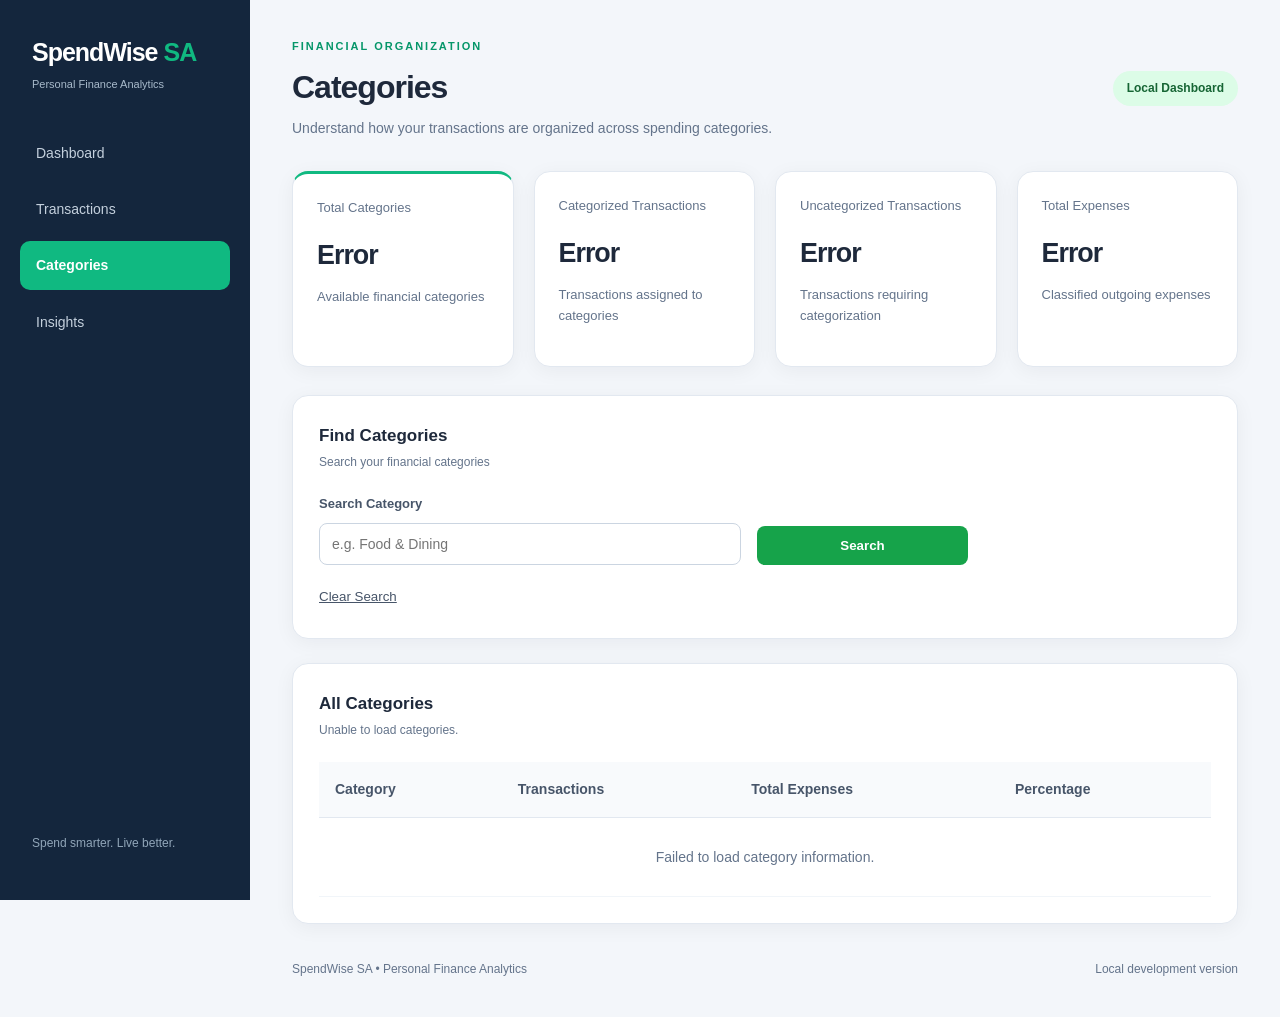
<file: frontend/categories.html>
<!DOCTYPE html>
<html lang="en">

<head>
    <meta charset="UTF-8">

    <meta name="viewport" content="width=device-width, initial-scale=1.0">

    <title>Categories | SpendWise SA</title>

    <link rel="stylesheet" href="css/style.css">

    <style>
        /* ========================================
           CATEGORY DETAILS VISIBILITY
        ======================================== */

        #category-overlay[hidden],
        #category-details-panel[hidden] {
            display: none !important;
        }

        #category-overlay:not([hidden]) {
            display: block;
        }

        #category-details-panel:not([hidden]) {
            display: block;
        }

        /* Clickable category rows */
        #categories-table-body tr[role="button"] {
            cursor: pointer;
        }

        #categories-table-body tr[role="button"]:focus-visible {
            outline: 2px solid #2563eb;
            outline-offset: -2px;
        }
    </style>

</head>

<body>

    <!-- ========================================
         SIDEBAR
    ======================================== -->

    <aside class="sidebar">

        <div class="brand">
            <h2>
                SpendWise <span>SA</span>
            </h2>

            <p>Personal Finance Analytics</p>
        </div>

        <nav class="navigation">

            <a href="index.html" class="nav-link">
                Dashboard
            </a>

            <a href="transactions.html" class="nav-link">
                Transactions
            </a>

            <a href="categories.html" class="nav-link active">
                Categories
            </a>

            <a href="insights.html" class="nav-link">
                Insights
            </a>

        </nav>

        <div class="sidebar-footer">
            <p>Spend smarter. Live better.</p>
        </div>

    </aside>


    <!-- ========================================
         MAIN CONTENT
    ======================================== -->

    <main class="main-content">

        <!-- ========================================
             PAGE HEADER
        ======================================== -->

        <header class="page-header">

            <div>

                <p class="eyebrow">
                    Financial organization
                </p>

                <h1>Categories</h1>

                <p>
                    Understand how your transactions are
                    organized across spending categories.
                </p>

            </div>

            <div class="header-actions">

                <span class="status-indicator">
                    Local Dashboard
                </span>

            </div>

        </header>


        <!-- ========================================
             CATEGORY SUMMARY CARDS
        ======================================== -->

        <section class="summary-grid">

            <!-- Total Categories -->

            <div class="summary-card">

                <p class="card-label">
                    Total Categories
                </p>

                <h2 id="total-categories">
                    —
                </h2>

                <p class="card-description">
                    Available financial categories
                </p>

            </div>


            <!-- Categorized Transactions -->

            <div class="summary-card">

                <p class="card-label">
                    Categorized Transactions
                </p>

                <h2 id="categorized-transactions">
                    —
                </h2>

                <p class="card-description">
                    Transactions assigned to categories
                </p>

            </div>


            <!-- Uncategorized Transactions -->

            <div class="summary-card">

                <p class="card-label">
                    Uncategorized Transactions
                </p>

                <h2 id="uncategorized-transactions">
                    —
                </h2>

                <p class="card-description">
                    Transactions requiring categorization
                </p>

            </div>


            <!-- Total Expenses -->

            <div class="summary-card">

                <p class="card-label">
                    Total Expenses
                </p>

                <h2 id="category-total-expenses">
                    —
                </h2>

                <p class="card-description">
                    Classified outgoing expenses
                </p>

            </div>

        </section>


        <!-- ========================================
             CATEGORY SEARCH
        ======================================== -->

        <section class="chart-card transaction-filters">

            <div class="section-heading">

                <h3>Find Categories</h3>

                <p>
                    Search your financial categories
                </p>

            </div>

            <form id="category-filter-form" class="filter-grid">

                <div class="filter-field">

                    <label for="category-search">
                        Search Category
                    </label>

                    <input type="search" id="category-search" placeholder="e.g. Food & Dining">

                </div>

                <div class="filter-field">

                    <button type="submit" class="filter-button">
                        Search
                    </button>

                </div>

            </form>

            <button type="button" id="clear-category-filters" class="clear-button">
                Clear Search
            </button>

        </section>


        <!-- ========================================
             CATEGORIES TABLE
        ======================================== -->

        <section class="chart-card full-width transactions-section">

            <div class="section-heading">

                <h3>All Categories</h3>

                <p id="category-count">
                    Loading categories...
                </p>

            </div>

            <div class="table-container">

                <table class="transactions-table">

                    <thead>

                        <tr>
                            <th>Category</th>
                            <th>Transactions</th>
                            <th>Total Expenses</th>
                            <th>Percentage</th>
                        </tr>

                    </thead>

                    <tbody id="categories-table-body">

                        <tr>

                            <td colspan="4" class="table-message">
                                Loading categories...
                            </td>

                        </tr>

                    </tbody>

                </table>

            </div>

        </section>


        <!-- ========================================
             FOOTER
        ======================================== -->

        <footer class="footer">

            <p>
                SpendWise SA • Personal Finance Analytics
            </p>

            <p>
                Local development version
            </p>

        </footer>

    </main>


    <!-- ========================================
         CATEGORY DETAILS OVERLAY
    ======================================== -->

    <div id="category-overlay" class="transaction-overlay" hidden>
    </div>


    <!-- ========================================
         CATEGORY DETAILS SLIDE-OUT PANEL
    ======================================== -->

    <aside id="category-details-panel" class="transaction-details-panel" role="dialog" aria-modal="true"
        aria-labelledby="category-details-title" hidden>

        <!-- Panel Header -->

        <div class="details-header">

            <h2 id="category-details-title">
                Category Details
            </h2>

            <button id="close-category-details" type="button" aria-label="Close category details">
                &times;
            </button>

        </div>


        <!-- Panel Content -->

        <div id="category-details-content" class="details-content">

            Select a category to view its details.

        </div>

    </aside>


    <!-- ========================================
         JAVASCRIPT
    ======================================== -->

    <script src="js/api.js"></script>

    <script src="js/categories.js"></script>

</body>

</html>
</file>
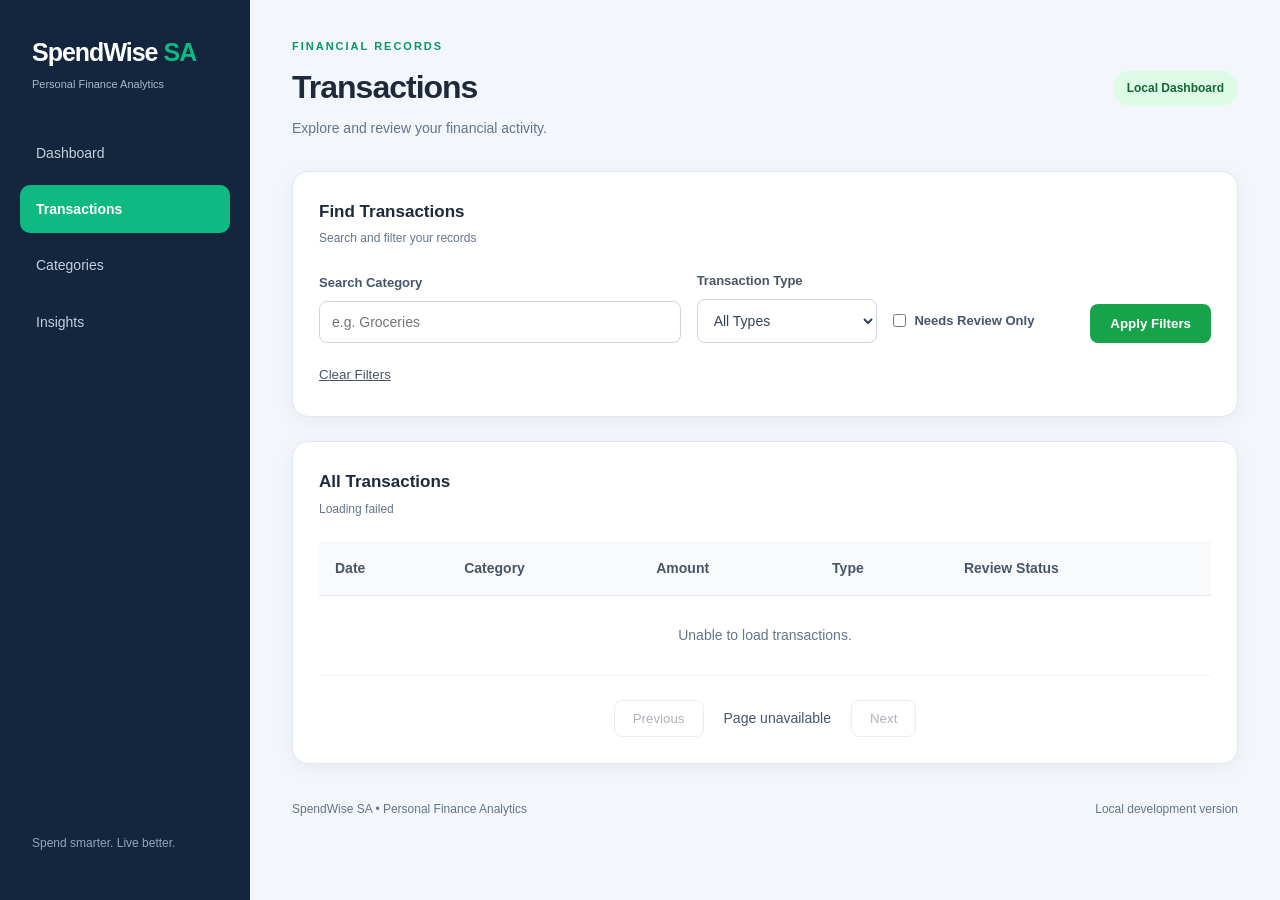
<file: frontend/transactions.html>
<!DOCTYPE html>
<html lang="en">

<head>
    <meta charset="UTF-8">
    <meta name="viewport" content="width=device-width, initial-scale=1.0">

    <title>Transactions | SpendWise SA</title>

    <link rel="stylesheet" href="css/style.css">
</head>

<body>

    <!-- Sidebar -->
    <aside class="sidebar">

        <div class="brand">
            <h2>SpendWise <span>SA</span></h2>
            <p>Personal Finance Analytics</p>
        </div>

        <nav class="navigation">
            <a href="index.html" class="nav-link">
                Dashboard
            </a>

            <a href="transactions.html" class="nav-link active">
                Transactions
            </a>

            <a href="categories.html" class="nav-link">
                Categories
            </a>

            <a href="#" class="nav-link">
                Insights
            </a>
        </nav>

        <div class="sidebar-footer">
            <p>Spend smarter. Live better.</p>
        </div>

    </aside>

    <!-- Main content -->
    <main class="main-content">

        <header class="page-header">
            <div>
                <p class="eyebrow">Financial records</p>
                <h1>Transactions</h1>
                <p>
                    Explore and review your financial activity.
                </p>
            </div>

            <div class="header-actions">
                <span class="status-indicator">
                    Local Dashboard
                </span>
            </div>
        </header>

        <!-- Filters -->
        <section class="chart-card transaction-filters">

            <div class="section-heading">
                <h3>Find Transactions</h3>
                <p>Search and filter your records</p>
            </div>

            <form id="transaction-filter-form" class="filter-grid">

                <div class="filter-field">
                    <label for="transaction-search">
                        Search Category
                    </label>

                    <input type="search" id="transaction-search" placeholder="e.g. Groceries">
                </div>

                <div class="filter-field">
                    <label for="transaction-type">
                        Transaction Type
                    </label>

                    <select id="transaction-type">
                        <option value="">All Types</option>
                        <option value="Income">Income</option>
                        <option value="Expense">Expense</option>
                        <option value="Transfer / Review">
                            Transfer / Review
                        </option>
                        <option value="Review">Review</option>
                    </select>
                </div>

                <div class="filter-field filter-checkbox">
                    <label>
                        <input type="checkbox" id="review-only">
                        Needs Review Only
                    </label>
                </div>

                <div class="filter-field">
                    <button type="submit" class="filter-button">
                        Apply Filters
                    </button>
                </div>

            </form>

            <button type="button" id="clear-filters" class="clear-button">
                Clear Filters
            </button>

        </section>

        <!-- Transactions table -->
        <section class="chart-card full-width transactions-section">

            <div class="section-heading">
                <h3>All Transactions</h3>
                <p id="transaction-count">
                    Loading transactions...
                </p>
            </div>

            <div class="table-container">
                <table class="transactions-table">

                    <thead>
                        <tr>
                            <th>Date</th>
                            <th>Category</th>
                            <th>Amount</th>
                            <th>Type</th>
                            <th>Review Status</th>
                        </tr>
                    </thead>

                    <tbody id="all-transactions-body">
                        <tr>
                            <td colspan="5" class="table-message">
                                Loading transactions...
                            </td>
                        </tr>
                    </tbody>

                </table>
            </div>

            <!-- Pagination -->
            <div class="pagination-controls">

                <button type="button" id="previous-page">
                    Previous
                </button>

                <span id="page-indicator">
                    Page 1
                </span>

                <button type="button" id="next-page">
                    Next
                </button>

            </div>

        </section>

        <footer class="footer">
            <p>SpendWise SA • Personal Finance Analytics</p>
            <p>Local development version</p>
        </footer>

    </main>

    <!-- ========================================
     TRANSACTION DETAILS PANEL
======================================== -->

    <div id="transaction-overlay" class="transaction-overlay" hidden></div>

    <aside id="transaction-details-panel" class="transaction-details-panel" hidden>
        <div class="details-header">
            <h2 id="details-title">Transaction Details</h2>

            <button id="close-details" type="button">
                &times;
            </button>
        </div>

        <div id="transaction-details-content" class="details-content">
            Loading transaction details...
        </div>
    </aside>

    <script src="js/api.js"></script>
    <script src="js/transactions.js"></script>

</body>

</html>
</file>
<file: frontend/css/style.css>
/* ========================================
   SPENDWISE SA - DASHBOARD STYLES
======================================== */

:root {
    --navy: #14263d;
    --navy-light: #203a55;
    --green: #10b981;
    --green-dark: #059669;
    --background: #f3f6fa;
    --white: #ffffff;
    --text: #1e293b;
    --muted: #64748b;
    --border: #e2e8f0;
    --shadow: 0 4px 20px rgba(15, 23, 42, 0.05);
}

* {
    margin: 0;
    padding: 0;
    box-sizing: border-box;
}

body {
    font-family: "Segoe UI", Arial, sans-serif;
    background: var(--background);
    color: var(--text);
    line-height: 1.6;
}

/* ========================================
   SIDEBAR
======================================== */

.sidebar {
    position: fixed;
    top: 0;
    left: 0;
    width: 250px;
    height: 100vh;
    background: var(--navy);
    color: var(--white);
    display: flex;
    flex-direction: column;
    padding: 32px 20px;
    z-index: 100;
}

.brand {
    padding: 0 12px 35px;
}

.brand h2 {
    font-size: 25px;
    font-weight: 750;
    letter-spacing: -1px;
}

.brand h2 span {
    color: var(--green);
}

.brand p {
    font-size: 11px;
    color: #a8bacb;
    margin-top: 4px;
}

.navigation {
    display: flex;
    flex-direction: column;
    gap: 8px;
}

.nav-link {
    display: block;
    padding: 13px 16px;
    color: #c4d0dd;
    text-decoration: none;
    border-radius: 10px;
    font-size: 14px;
    transition: 0.2s ease;
}

.nav-link:hover {
    background: var(--navy-light);
    color: var(--white);
}

.nav-link.active {
    background: var(--green);
    color: var(--white);
    font-weight: 600;
}

.sidebar-footer {
    margin-top: auto;
    padding: 15px 12px;
    color: #91a6b9;
    font-size: 12px;
}

/* ========================================
   MAIN CONTENT
======================================== */

.main-content {
    margin-left: 250px;
    padding: 38px 42px;
    min-height: 100vh;
    max-width: 1800px;
}

.page-header {
    display: flex;
    justify-content: space-between;
    align-items: center;
    gap: 20px;
    margin-bottom: 32px;
}

.eyebrow {
    text-transform: uppercase;
    font-size: 11px;
    font-weight: 700;
    letter-spacing: 2px;
    color: var(--green-dark);
    margin-bottom: 6px;
}

.page-header h1 {
    font-size: 32px;
    letter-spacing: -1px;
    margin-bottom: 4px;
}

.page-header p:not(.eyebrow) {
    color: var(--muted);
    font-size: 14px;
}

.status-indicator {
    display: inline-block;
    background: #dcfce7;
    color: #166534;
    border-radius: 20px;
    padding: 8px 14px;
    font-size: 12px;
    font-weight: 600;
    white-space: nowrap;
}

/* ========================================
   SUMMARY CARDS
======================================== */

.summary-grid {
    display: grid;
    grid-template-columns: repeat(4, minmax(0, 1fr));
    gap: 20px;
    margin-bottom: 28px;
}

.summary-card {
    background: var(--white);
    border: 1px solid var(--border);
    border-radius: 16px;
    padding: 24px;
    box-shadow: var(--shadow);
    min-width: 0;
}

.summary-card p {
    color: var(--muted);
    font-size: 13px;
    font-weight: 500;
    margin-bottom: 15px;
}

.summary-card h2 {
    font-size: clamp(22px, 2.1vw, 30px);
    font-weight: 750;
    letter-spacing: -1px;
    overflow-wrap: anywhere;
    margin-bottom: 10px;
}

.summary-card span {
    font-size: 11px;
    color: var(--muted);
}

.summary-card:first-child {
    border-top: 3px solid var(--green);
}

/* ========================================
   CHARTS
======================================== */

.charts-grid {
    display: grid;
    grid-template-columns: minmax(0, 1.2fr) minmax(0, 1fr);
    gap: 24px;
    margin-bottom: 24px;
}

.chart-card {
    background: var(--white);
    border: 1px solid var(--border);
    border-radius: 16px;
    padding: 26px;
    box-shadow: var(--shadow);
    min-width: 0;
}

.section-heading {
    margin-bottom: 22px;
}

.section-heading h3 {
    font-size: 17px;
    font-weight: 650;
    margin-bottom: 4px;
}

.section-heading p {
    font-size: 12px;
    color: var(--muted);
}

.chart-container {
    position: relative;
    width: 100%;
    height: 310px;
}

.full-width {
    margin-bottom: 24px;
}

.full-width .chart-container {
    height: 340px;
}

/* ========================================
   FOOTER
======================================== */

.footer {
    display: flex;
    justify-content: space-between;
    gap: 16px;
    padding-top: 12px;
    font-size: 12px;
    color: var(--muted);
}

/* ========================================
   RESPONSIVE DESIGN
======================================== */

@media (max-width: 1200px) {
    .summary-grid {
        grid-template-columns: repeat(2, minmax(0, 1fr));
    }

    .charts-grid {
        grid-template-columns: 1fr;
    }
}

@media (max-width: 768px) {
    .sidebar {
        position: relative;
        width: 100%;
        height: auto;
        padding: 20px;
    }

    .brand {
        padding: 0 0 16px;
    }

    .navigation {
        flex-direction: row;
        flex-wrap: wrap;
    }

    .nav-link {
        padding: 10px 12px;
    }

    .sidebar-footer {
        display: none;
    }

    .main-content {
        margin-left: 0;
        padding: 24px 18px;
    }

    .page-header {
        flex-direction: column;
        align-items: flex-start;
    }

    .summary-grid {
        grid-template-columns: 1fr;
    }

    .chart-card {
        padding: 20px;
    }

    .chart-container {
        height: 260px;
    }

    .footer {
        flex-direction: column;
    }
}

/* ----------------------------------------
   Spending by Category Chart
---------------------------------------- */

.chart-section {
    margin-top: 30px;
    padding: 24px;
    background-color: white;
    border-radius: 12px;
    box-shadow: 0 4px 12px rgba(0, 0, 0, 0.08);
}

.chart-container {
    position: relative;
    width: 100%;
    max-width: 650px;
    height: 400px;
    margin: 20px auto;
}

@media (max-width: 600px) {
    .chart-container {
        height: 320px;
    }
}


/* ----------------------------------------
   Recent Transactions Table
---------------------------------------- */

.recent-transactions {
    margin-top: 24px;
}

.table-container {
    width: 100%;
    overflow-x: auto;
}

.transactions-table {
    width: 100%;
    border-collapse: collapse;
    font-size: 14px;
}

.transactions-table thead {
    background-color: #f8fafc;
}

.transactions-table th {
    padding: 16px;
    text-align: left;
    font-weight: 600;
    color: #475569;
    border-bottom: 1px solid #e2e8f0;
    white-space: nowrap;
}

.transactions-table td {
    padding: 16px;
    color: #334155;
    border-bottom: 1px solid #f1f5f9;
}

.transactions-table tbody tr:hover {
    background-color: #f8fafc;
}

.transaction-amount {
    font-weight: 600;
    white-space: nowrap;
}

.transaction-amount.income {
    color: #16a34a;
}

.transaction-amount.expense {
    color: #dc2626;
}

/* Review status badges */

.review-badge {
    display: inline-block;
    padding: 6px 10px;
    border-radius: 20px;
    font-size: 12px;
    font-weight: 600;
    white-space: nowrap;
}

.review-badge.needs-review {
    background-color: #fef3c7;
    color: #92400e;
}

.review-badge.reviewed {
    background-color: #dcfce7;
    color: #166534;
}

/* Empty and loading messages */

.table-message {
    text-align: center !important;
    padding: 28px !important;
    color: #64748b !important;
}

/* Mobile responsiveness */

@media (max-width: 768px) {
    .transactions-table {
        min-width: 650px;
    }

    .transactions-table th,
    .transactions-table td {
        padding: 12px;
    }
}


/* ----------------------------------------
   TRANSACTIONS MANAGEMENT PAGE
---------------------------------------- */

.transaction-filters {
    margin-bottom: 24px;
}

.filter-grid {
    display: grid;
    grid-template-columns: 2fr 1fr 1fr auto;
    gap: 16px;
    align-items: end;
    margin-top: 20px;
}

.filter-field {
    display: flex;
    flex-direction: column;
    gap: 8px;
}

.filter-field label {
    font-size: 13px;
    font-weight: 600;
    color: #475569;
}

.filter-field input[type="search"],
.filter-field select {
    width: 100%;
    padding: 12px;
    border: 1px solid #cbd5e1;
    border-radius: 8px;
    background: white;
    color: #334155;
    font-size: 14px;
}

.filter-field input:focus,
.filter-field select:focus {
    outline: 2px solid #16a34a;
    outline-offset: 1px;
}

.filter-checkbox {
    justify-content: center;
    padding-bottom: 12px;
}

.filter-checkbox label {
    display: flex;
    align-items: center;
    gap: 8px;
}

.filter-button {
    padding: 12px 20px;
    background: #16a34a;
    color: white;
    border: none;
    border-radius: 8px;
    font-weight: 600;
    cursor: pointer;
}

.filter-button:hover {
    background: #15803d;
}

.clear-button {
    margin-top: 16px;
    padding: 8px 0;
    background: transparent;
    border: none;
    color: #475569;
    cursor: pointer;
    text-decoration: underline;
}

.pagination-controls {
    display: flex;
    justify-content: center;
    align-items: center;
    gap: 20px;
    padding-top: 24px;
}

.pagination-controls button {
    padding: 10px 18px;
    border: 1px solid #cbd5e1;
    background: white;
    color: #334155;
    border-radius: 8px;
    cursor: pointer;
}

.pagination-controls button:hover:not(:disabled) {
    background: #f1f5f9;
}

.pagination-controls button:disabled {
    opacity: 0.4;
    cursor: not-allowed;
}

#page-indicator {
    font-size: 14px;
    color: #475569;
}

@media (max-width: 1000px) {
    .filter-grid {
        grid-template-columns: 1fr 1fr;
    }
}

@media (max-width: 600px) {
    .filter-grid {
        grid-template-columns: 1fr;
    }

    .pagination-controls {
        gap: 12px;
    }
}

/* ----------------------------------------
   Clickable Transactions
---------------------------------------- */

.clickable-transaction {
    cursor: pointer;
    transition: background-color 0.2s ease;
}

.clickable-transaction:hover {
    background-color: #f0fdf4 !important;
}

.clickable-transaction:focus-visible {
    outline: 2px solid #16a34a;
    outline-offset: -2px;
}

/* ========================================
   TRANSACTION DETAILS PANEL
======================================== */

.transaction-overlay {
    position: fixed;
    inset: 0;
    background: rgba(15, 23, 42, 0.5);
    z-index: 1000;
}

.transaction-overlay[hidden],
.transaction-details-panel[hidden] {
    display: none !important;
}

.transaction-details-panel {
    position: fixed;
    top: 0;
    right: 0;

    width: 460px;
    max-width: 100%;
    height: 100vh;
    height: 100dvh;

    background: #ffffff;
    z-index: 1001;

    box-shadow: -8px 0 30px rgba(0, 0, 0, 0.12);

    display: flex;
    flex-direction: column;

    transform: translateX(100%);
    transition: transform 0.3s ease;
}

.transaction-details-panel.open {
    transform: translateX(0);
}

.details-header {
    display: flex;
    justify-content: space-between;
    align-items: center;

    padding: 24px;
    border-bottom: 1px solid #e2e8f0;
}

.details-header h2 {
    margin: 4px 0 0;
    font-size: 22px;
    color: #0f172a;
}

.close-details-button {
    border: none;
    background: #f1f5f9;

    width: 36px;
    height: 36px;

    border-radius: 50%;
    font-size: 24px;
    cursor: pointer;
}

.close-details-button:hover {
    background: #e2e8f0;
}

.details-content {
    padding: 24px;
    overflow-y: auto;
    flex: 1;
}

.detail-row {
    display: flex;
    justify-content: space-between;
    align-items: flex-start;

    gap: 20px;
    padding: 14px 0;

    border-bottom: 1px solid #f1f5f9;
}

.detail-label {
    color: #64748b;
    font-size: 13px;
    flex: 0 0 42%;
}

.detail-value {
    color: #0f172a;
    font-size: 14px;
    font-weight: 600;
    text-align: right;

    overflow-wrap: anywhere;
}

.details-open {
    overflow: hidden;
}

/* Mobile */

@media (max-width: 600px) {

    .transaction-details-panel {
        width: 100%;
    }

    .details-header {
        padding: 18px;
    }

    .details-content {
        padding: 18px;
    }
}

/* ========================================
   SPENDWISE SA - TRANSACTION DETAILS FIX
======================================== */

.transaction-overlay {
    position: fixed;
    inset: 0;
    background: rgba(15, 23, 42, 0.5);
    z-index: 1000;
}

.transaction-overlay[hidden],
.transaction-details-panel[hidden] {
    display: none !important;
}

.transaction-details-panel {
    position: fixed;
    top: 0;
    right: 0;

    width: 460px;
    max-width: 100%;
    height: 100vh;
    height: 100dvh;

    background: #ffffff;

    z-index: 1001;

    display: flex;
    flex-direction: column;

    box-shadow: -8px 0 30px rgba(0, 0, 0, 0.15);

    transform: translateX(100%);
    transition: transform 0.3s ease;
}

.transaction-details-panel.open {
    transform: translateX(0);
}

.details-header {
    display: flex;
    align-items: center;
    justify-content: space-between;

    padding: 24px;
    border-bottom: 1px solid #e2e8f0;
}

.details-header h2 {
    margin: 0;
    font-size: 22px;
    color: #0f172a;
}

.close-details-button {
    width: 36px;
    height: 36px;

    border: none;
    border-radius: 50%;

    background: #f1f5f9;
    font-size: 24px;

    cursor: pointer;
}

.details-content {
    flex: 1;
    overflow-y: auto;
    padding: 24px;
}

.detail-row {
    display: flex;
    justify-content: space-between;

    gap: 20px;
    padding: 14px 0;

    border-bottom: 1px solid #f1f5f9;
}

.detail-label {
    color: #64748b;
    font-size: 13px;
    flex: 0 0 42%;
}

.detail-value {
    color: #0f172a;
    font-size: 14px;
    font-weight: 600;
    text-align: right;

    overflow-wrap: anywhere;
}

.details-open {
    overflow: hidden;
}

@media (max-width: 600px) {
    .transaction-details-panel {
        width: 100%;
    }
}

/* ----------------------------------------
   MARK AS REVIEWED BUTTON
---------------------------------------- */

.mark-reviewed-button {
    display: block;
    width: 100%;
    margin-top: 24px;
    padding: 14px 18px;

    background-color: #16a34a;
    color: #ffffff;

    border: none;
    border-radius: 8px;

    font-size: 14px;
    font-weight: 600;

    cursor: pointer;

    transition: background-color 0.2s ease;
}

.mark-reviewed-button:hover {
    background-color: #15803d;
}

.mark-reviewed-button:disabled {
    background-color: #94a3b8;
    cursor: not-allowed;
}

/* ----------------------------------------
   TRANSACTION CATEGORY EDITOR
---------------------------------------- */

.category-editor {
    margin-top: 24px;
    padding-top: 20px;
    border-top: 1px solid #e2e8f0;
}

.category-editor label {
    display: block;
    margin-bottom: 10px;
    font-size: 14px;
    font-weight: 600;
    color: #334155;
}

.category-editor select {
    width: 100%;
    padding: 12px;
    border: 1px solid #cbd5e1;
    border-radius: 8px;
    background: #ffffff;
    font-size: 14px;
    margin-bottom: 12px;
}

.save-category-button {
    width: 100%;
    padding: 13px;
    border: none;
    border-radius: 8px;
    background: #2563eb;
    color: #ffffff;
    font-size: 14px;
    font-weight: 600;
    cursor: pointer;
}

.save-category-button:hover {
    background: #1d4ed8;
}

.save-category-button:disabled {
    background: #94a3b8;
    cursor: not-allowed;
}

.category-message {
    margin-top: 10px;
    font-size: 13px;
    color: #dc2626;
}


/* ========================================
   CHAPTER 14 - CATEGORY DETAILS PANEL FIX
======================================== */

/* Dark overlay behind the details panel */
#category-overlay {
    position: fixed;
    inset: 0;
    background: rgba(15, 23, 42, 0.45);
    z-index: 1000;
}

/* Category details panel above the overlay */
#category-details-panel {
    position: fixed;
    top: 0;
    right: 0;

    width: min(440px, 100%);
    height: 100vh;
    height: 100dvh;

    background: #ffffff;
    z-index: 1001;

    overflow-y: auto;

    box-shadow: -8px 0 30px rgba(0, 0, 0, 0.15);
}

/* Keep both elements hidden until opened */
#category-overlay[hidden],
#category-details-panel[hidden] {
    display: none !important;
}

/* Show the overlay and panel when opened */
#category-overlay:not([hidden]),
#category-details-panel:not([hidden]) {
    display: block;
}

/* ========================================
   CHAPTER 14 - CATEGORY PANEL FIX
======================================== */

/* Keep category panel off-screen when closed */
#category-details-panel[hidden] {
    display: none !important;
}

/* Bring category panel onto the screen when open */
#category-details-panel:not([hidden]) {
    display: block;
    transform: translateX(0) !important;
    right: 0;
    z-index: 1001;
}

/* Keep overlay behind the panel */
#category-overlay:not([hidden]) {
    display: block;
    z-index: 1000;
}


/* ========================================
   CHAPTER 15 - INSIGHTS CHARTS
======================================== */

.chart-container {
    position: relative;
    width: 100%;
    height: 350px;
    margin-top: 20px;
}

.chart-container canvas {
    width: 100% !important;
    height: 100% !important;
}

@media (max-width: 768px) {
    .chart-container {
        height: 280px;
    }
}
</file>
